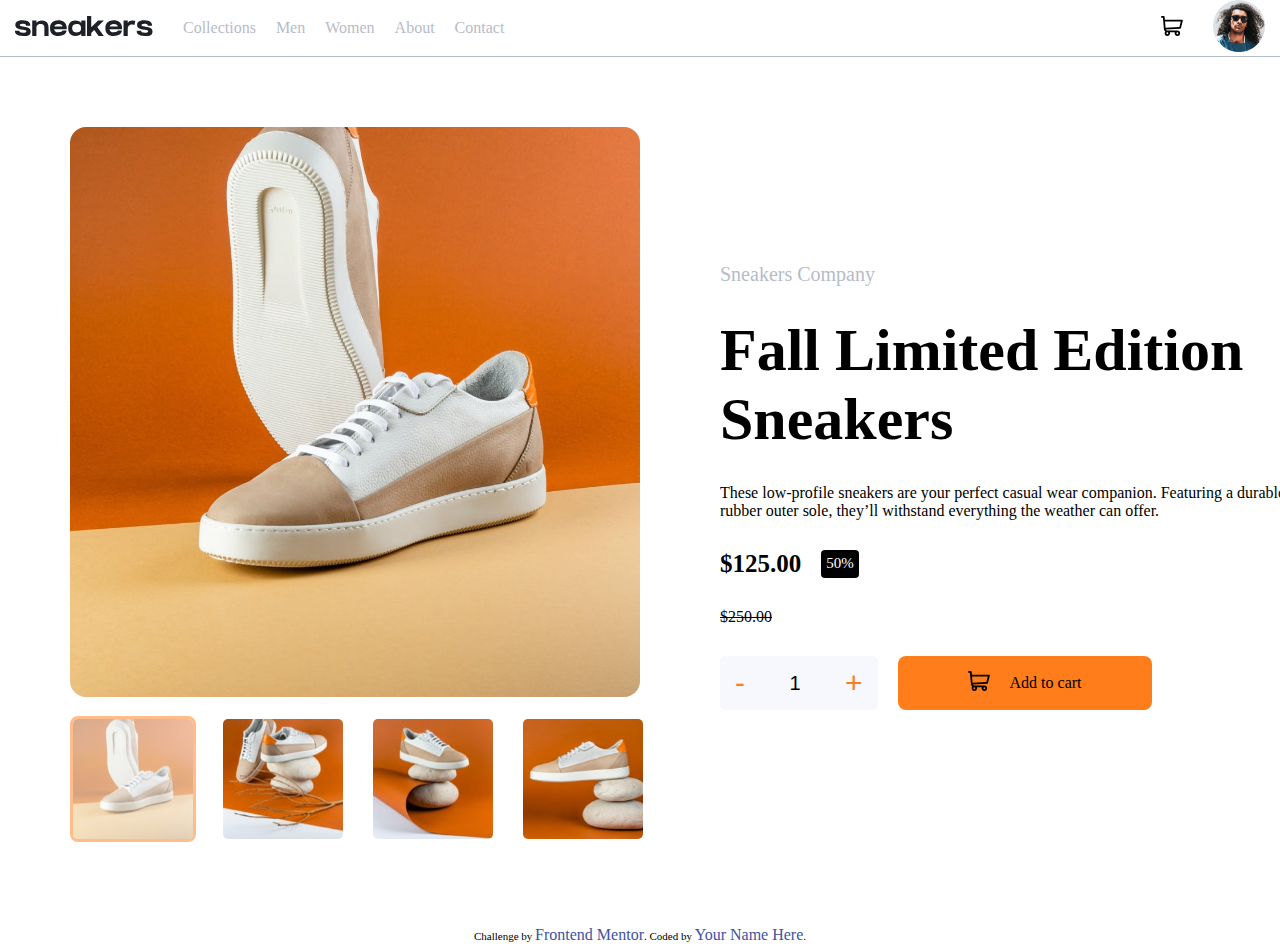
<file: index.html>
<!DOCTYPE html>
<html lang="en">
<head>
  <meta charset="UTF-8">
  <meta name="viewport" content="width=device-width, initial-scale=1.0"> <!-- displays site properly based on user's device -->

  <link rel="icon" type="image/png" sizes="32x32" href="./images/favicon-32x32.png">
  <link rel="stylesheet" href="css/style.css">
  
  
  <title>Frontend Mentor | E-commerce product page</title>

  <!-- Feel free to remove these styles or customise in your own stylesheet 👍 -->
  <style>
    .attribution { font-size: 11px; text-align: center; }
    .attribution a { color: hsl(228, 45%, 44%); }
  </style>
</head>
  <body>
  <header>
    <div class="container1440">
      <div>
        <a href="#"><img src="images/logo.svg" alt="logo"></a>
        <nav>
          <ul>
            <li><a href="#">Collections</a></li>
            <li><a href="#">Men</a></li>
            <li><a href="#">Women</a></li>
            <li><a href="#">About</a></li>
            <li><a href="#">Contact</a></li>
          </ul>
        </nav>
      </div>
      <div class="cart">
        <a class="buyModal" href="#"><img src="images/icon-cart.svg" alt="cart"></a>
        <a href="#"><img src="images/image-avatar.png" alt=""></a>
      </div>
    </div>
  </header>
  <main>
    <section id="sectionArticle">
      <div class="container1140">
        <article id="shoes">
          
          <div id="choiceShoes">
          </div>
        </article>
        <article id="description">
          <p>Sneakers Company</p>
          <h1>Fall Limited Edition Sneakers</h1>
          <p>These low-profile sneakers are your perfect casual wear companion. Featuring a 
            durable rubber outer sole, they’ll withstand everything the weather can offer.</p>
            <div id="price">
              <p>$<span class="price">125.00</span> </p>
              <p class="pourcentage">50%</p>
            </div>
            <p>$250.00</p>
            <div id="buy">
              <div>
                <button id="buttonLeft">-</button><input type="text" name="userQuantity" id="userQuantity" min="1" value="1"><button id="buttonRight">+</button>
              </div>
              <a href="#" class="btnOrange"><span><img src="images/icon-cart.svg" alt=""></span>Add to cart</a>
            </div>
        </article>
      </div>
    </section>
  </main>
  <footer class="attribution">
    Challenge by <a href="https://www.frontendmentor.io?ref=challenge" target="_blank">Frontend Mentor</a>. 
    Coded by <a href="#">Your Name Here</a>.
  </footer>
  <script src="script/cart.js"></script>
  <script src="script/script.js"></script>
</body>
</html>
</file>
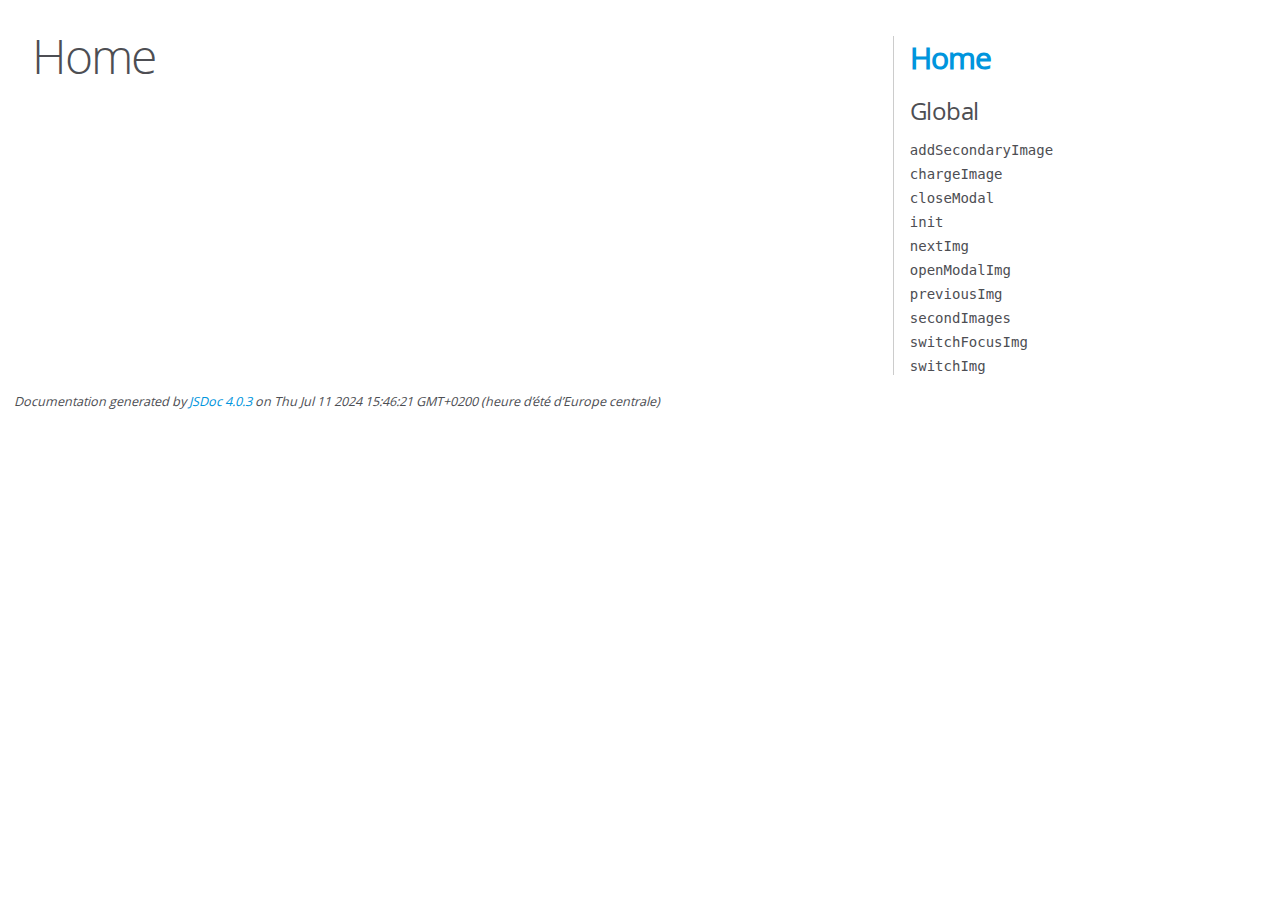
<file: out/index.html>
<!DOCTYPE html>
<html lang="en">
<head>
    <meta charset="utf-8">
    <title>JSDoc: Home</title>

    <script src="scripts/prettify/prettify.js"> </script>
    <script src="scripts/prettify/lang-css.js"> </script>
    <!--[if lt IE 9]>
      <script src="//html5shiv.googlecode.com/svn/trunk/html5.js"></script>
    <![endif]-->
    <link type="text/css" rel="stylesheet" href="styles/prettify-tomorrow.css">
    <link type="text/css" rel="stylesheet" href="styles/jsdoc-default.css">
</head>

<body>

<div id="main">

    <h1 class="page-title">Home</h1>

    



    


    <h3> </h3>










    









</div>

<nav>
    <h2><a href="index.html">Home</a></h2><h3>Global</h3><ul><li><a href="global.html#addSecondaryImage">addSecondaryImage</a></li><li><a href="global.html#chargeImage">chargeImage</a></li><li><a href="global.html#closeModal">closeModal</a></li><li><a href="global.html#init">init</a></li><li><a href="global.html#nextImg">nextImg</a></li><li><a href="global.html#openModalImg">openModalImg</a></li><li><a href="global.html#previousImg">previousImg</a></li><li><a href="global.html#secondImages">secondImages</a></li><li><a href="global.html#switchFocusImg">switchFocusImg</a></li><li><a href="global.html#switchImg">switchImg</a></li></ul>
</nav>

<br class="clear">

<footer>
    Documentation generated by <a href="https://github.com/jsdoc/jsdoc">JSDoc 4.0.3</a> on Thu Jul 11 2024 15:46:21 GMT+0200 (heure d’été d’Europe centrale)
</footer>

<script> prettyPrint(); </script>
<script src="scripts/linenumber.js"> </script>
</body>
</html>
</file>
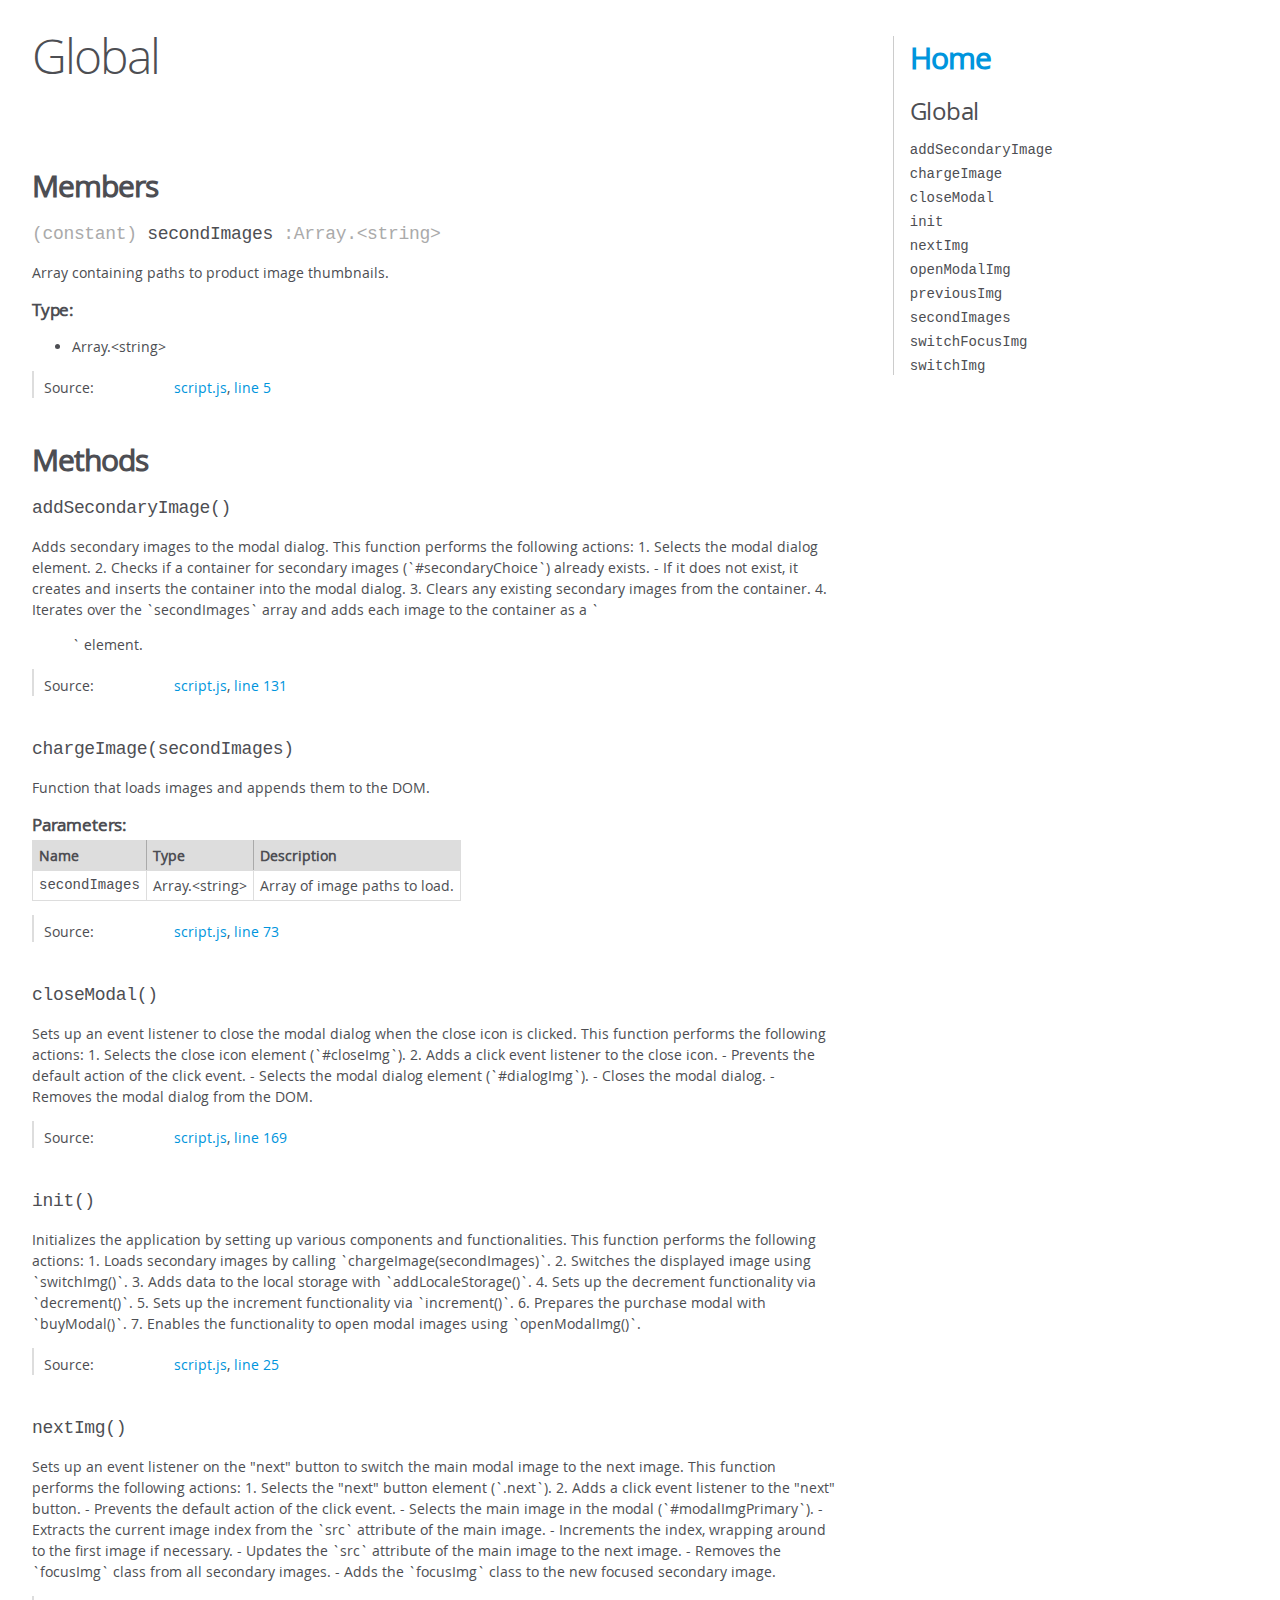
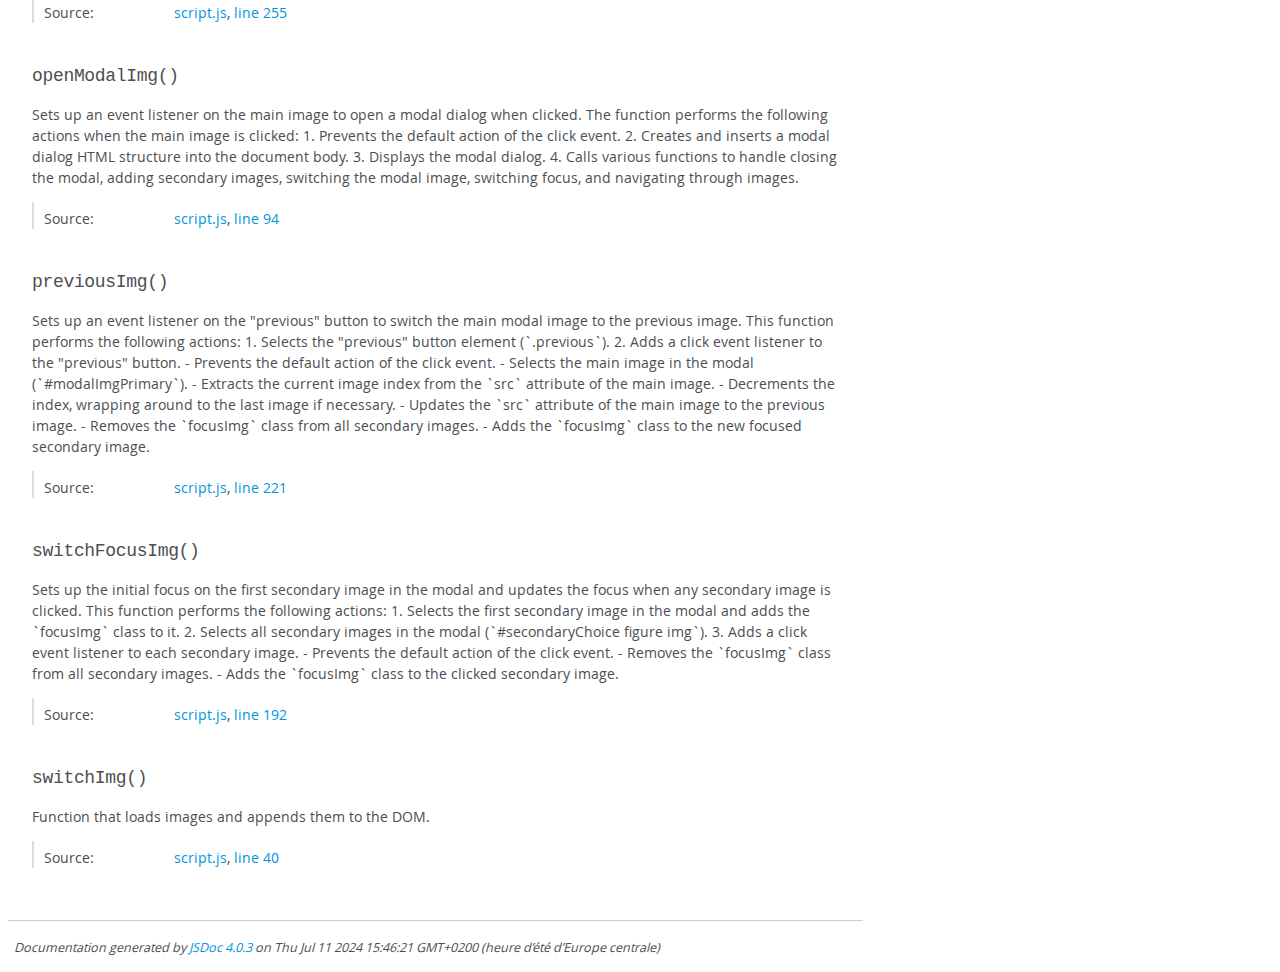
<file: out/global.html>
<!DOCTYPE html>
<html lang="en">
<head>
    <meta charset="utf-8">
    <title>JSDoc: Global</title>

    <script src="scripts/prettify/prettify.js"> </script>
    <script src="scripts/prettify/lang-css.js"> </script>
    <!--[if lt IE 9]>
      <script src="//html5shiv.googlecode.com/svn/trunk/html5.js"></script>
    <![endif]-->
    <link type="text/css" rel="stylesheet" href="styles/prettify-tomorrow.css">
    <link type="text/css" rel="stylesheet" href="styles/jsdoc-default.css">
</head>

<body>

<div id="main">

    <h1 class="page-title">Global</h1>

    




<section>

<header>
    
        <h2></h2>
        
    
</header>

<article>
    <div class="container-overview">
    
        

        


<dl class="details">

    

    

    

    

    

    

    

    

    

    

    

    

    

    

    

    
</dl>


        
    
    </div>

    

    

    

    

    

    

    
        <h3 class="subsection-title">Members</h3>

        
            
<h4 class="name" id="secondImages"><span class="type-signature">(constant) </span>secondImages<span class="type-signature"> :Array.&lt;string></span></h4>




<div class="description">
    Array containing paths to product image thumbnails.
</div>



    <h5>Type:</h5>
    <ul>
        <li>
            
<span class="param-type">Array.&lt;string></span>


        </li>
    </ul>





<dl class="details">

    

    

    

    

    

    

    

    

    

    

    

    

    
    <dt class="tag-source">Source:</dt>
    <dd class="tag-source"><ul class="dummy"><li>
        <a href="script.js.html">script.js</a>, <a href="script.js.html#line5">line 5</a>
    </li></ul></dd>
    

    

    

    
</dl>






        
    

    
        <h3 class="subsection-title">Methods</h3>

        
            

    

    
    <h4 class="name" id="addSecondaryImage"><span class="type-signature"></span>addSecondaryImage<span class="signature">()</span><span class="type-signature"></span></h4>
    

    



<div class="description">
    Adds secondary images to the modal dialog.

This function performs the following actions:
1. Selects the modal dialog element.
2. Checks if a container for secondary images (`#secondaryChoice`) already exists.
   - If it does not exist, it creates and inserts the container into the modal dialog.
3. Clears any existing secondary images from the container.
4. Iterates over the `secondImages` array and adds each image to the container as a `<figure>` element.
</div>













<dl class="details">

    

    

    

    

    

    

    

    

    

    

    

    

    
    <dt class="tag-source">Source:</dt>
    <dd class="tag-source"><ul class="dummy"><li>
        <a href="script.js.html">script.js</a>, <a href="script.js.html#line131">line 131</a>
    </li></ul></dd>
    

    

    

    
</dl>




















        
            

    

    
    <h4 class="name" id="chargeImage"><span class="type-signature"></span>chargeImage<span class="signature">(secondImages)</span><span class="type-signature"></span></h4>
    

    



<div class="description">
    Function that loads images and appends them to the DOM.
</div>









    <h5>Parameters:</h5>
    

<table class="params">
    <thead>
    <tr>
        
        <th>Name</th>
        

        <th>Type</th>

        

        

        <th class="last">Description</th>
    </tr>
    </thead>

    <tbody>
    

        <tr>
            
                <td class="name"><code>secondImages</code></td>
            

            <td class="type">
            
                
<span class="param-type">Array.&lt;string></span>


            
            </td>

            

            

            <td class="description last">Array of image paths to load.</td>
        </tr>

    
    </tbody>
</table>






<dl class="details">

    

    

    

    

    

    

    

    

    

    

    

    

    
    <dt class="tag-source">Source:</dt>
    <dd class="tag-source"><ul class="dummy"><li>
        <a href="script.js.html">script.js</a>, <a href="script.js.html#line73">line 73</a>
    </li></ul></dd>
    

    

    

    
</dl>




















        
            

    

    
    <h4 class="name" id="closeModal"><span class="type-signature"></span>closeModal<span class="signature">()</span><span class="type-signature"></span></h4>
    

    



<div class="description">
    Sets up an event listener to close the modal dialog when the close icon is clicked.

This function performs the following actions:
1. Selects the close icon element (`#closeImg`).
2. Adds a click event listener to the close icon.
   - Prevents the default action of the click event.
   - Selects the modal dialog element (`#dialogImg`).
   - Closes the modal dialog.
   - Removes the modal dialog from the DOM.
</div>













<dl class="details">

    

    

    

    

    

    

    

    

    

    

    

    

    
    <dt class="tag-source">Source:</dt>
    <dd class="tag-source"><ul class="dummy"><li>
        <a href="script.js.html">script.js</a>, <a href="script.js.html#line169">line 169</a>
    </li></ul></dd>
    

    

    

    
</dl>




















        
            

    

    
    <h4 class="name" id="init"><span class="type-signature"></span>init<span class="signature">()</span><span class="type-signature"></span></h4>
    

    



<div class="description">
    Initializes the application by setting up various components and functionalities.

This function performs the following actions:
1. Loads secondary images by calling `chargeImage(secondImages)`.
2. Switches the displayed image using `switchImg()`.
3. Adds data to the local storage with `addLocaleStorage()`.
4. Sets up the decrement functionality via `decrement()`.
5. Sets up the increment functionality via `increment()`.
6. Prepares the purchase modal with `buyModal()`.
7. Enables the functionality to open modal images using `openModalImg()`.
</div>













<dl class="details">

    

    

    

    

    

    

    

    

    

    

    

    

    
    <dt class="tag-source">Source:</dt>
    <dd class="tag-source"><ul class="dummy"><li>
        <a href="script.js.html">script.js</a>, <a href="script.js.html#line25">line 25</a>
    </li></ul></dd>
    

    

    

    
</dl>




















        
            

    

    
    <h4 class="name" id="nextImg"><span class="type-signature"></span>nextImg<span class="signature">()</span><span class="type-signature"></span></h4>
    

    



<div class="description">
    Sets up an event listener on the "next" button to switch the main modal image to the next image.

This function performs the following actions:
1. Selects the "next" button element (`.next`).
2. Adds a click event listener to the "next" button.
   - Prevents the default action of the click event.
   - Selects the main image in the modal (`#modalImgPrimary`).
   - Extracts the current image index from the `src` attribute of the main image.
   - Increments the index, wrapping around to the first image if necessary.
   - Updates the `src` attribute of the main image to the next image.
   - Removes the `focusImg` class from all secondary images.
   - Adds the `focusImg` class to the new focused secondary image.
</div>













<dl class="details">

    

    

    

    

    

    

    

    

    

    

    

    

    
    <dt class="tag-source">Source:</dt>
    <dd class="tag-source"><ul class="dummy"><li>
        <a href="script.js.html">script.js</a>, <a href="script.js.html#line255">line 255</a>
    </li></ul></dd>
    

    

    

    
</dl>




















        
            

    

    
    <h4 class="name" id="openModalImg"><span class="type-signature"></span>openModalImg<span class="signature">()</span><span class="type-signature"></span></h4>
    

    



<div class="description">
    Sets up an event listener on the main image to open a modal dialog when clicked.

The function performs the following actions when the main image is clicked:
1. Prevents the default action of the click event.
2. Creates and inserts a modal dialog HTML structure into the document body.
3. Displays the modal dialog.
4. Calls various functions to handle closing the modal, adding secondary images,
   switching the modal image, switching focus, and navigating through images.
</div>













<dl class="details">

    

    

    

    

    

    

    

    

    

    

    

    

    
    <dt class="tag-source">Source:</dt>
    <dd class="tag-source"><ul class="dummy"><li>
        <a href="script.js.html">script.js</a>, <a href="script.js.html#line94">line 94</a>
    </li></ul></dd>
    

    

    

    
</dl>




















        
            

    

    
    <h4 class="name" id="previousImg"><span class="type-signature"></span>previousImg<span class="signature">()</span><span class="type-signature"></span></h4>
    

    



<div class="description">
    Sets up an event listener on the "previous" button to switch the main modal image to the previous image.

This function performs the following actions:
1. Selects the "previous" button element (`.previous`).
2. Adds a click event listener to the "previous" button.
   - Prevents the default action of the click event.
   - Selects the main image in the modal (`#modalImgPrimary`).
   - Extracts the current image index from the `src` attribute of the main image.
   - Decrements the index, wrapping around to the last image if necessary.
   - Updates the `src` attribute of the main image to the previous image.
   - Removes the `focusImg` class from all secondary images.
   - Adds the `focusImg` class to the new focused secondary image.
</div>













<dl class="details">

    

    

    

    

    

    

    

    

    

    

    

    

    
    <dt class="tag-source">Source:</dt>
    <dd class="tag-source"><ul class="dummy"><li>
        <a href="script.js.html">script.js</a>, <a href="script.js.html#line221">line 221</a>
    </li></ul></dd>
    

    

    

    
</dl>




















        
            

    

    
    <h4 class="name" id="switchFocusImg"><span class="type-signature"></span>switchFocusImg<span class="signature">()</span><span class="type-signature"></span></h4>
    

    



<div class="description">
    Sets up the initial focus on the first secondary image in the modal and updates the focus
when any secondary image is clicked.

This function performs the following actions:
1. Selects the first secondary image in the modal and adds the `focusImg` class to it.
2. Selects all secondary images in the modal (`#secondaryChoice figure img`).
3. Adds a click event listener to each secondary image.
   - Prevents the default action of the click event.
   - Removes the `focusImg` class from all secondary images.
   - Adds the `focusImg` class to the clicked secondary image.
</div>













<dl class="details">

    

    

    

    

    

    

    

    

    

    

    

    

    
    <dt class="tag-source">Source:</dt>
    <dd class="tag-source"><ul class="dummy"><li>
        <a href="script.js.html">script.js</a>, <a href="script.js.html#line192">line 192</a>
    </li></ul></dd>
    

    

    

    
</dl>




















        
            

    

    
    <h4 class="name" id="switchImg"><span class="type-signature"></span>switchImg<span class="signature">()</span><span class="type-signature"></span></h4>
    

    



<div class="description">
    Function that loads images and appends them to the DOM.
</div>













<dl class="details">

    

    

    

    

    

    

    

    

    

    

    

    

    
    <dt class="tag-source">Source:</dt>
    <dd class="tag-source"><ul class="dummy"><li>
        <a href="script.js.html">script.js</a>, <a href="script.js.html#line40">line 40</a>
    </li></ul></dd>
    

    

    

    
</dl>




















        
    

    

    
</article>

</section>




</div>

<nav>
    <h2><a href="index.html">Home</a></h2><h3>Global</h3><ul><li><a href="global.html#addSecondaryImage">addSecondaryImage</a></li><li><a href="global.html#chargeImage">chargeImage</a></li><li><a href="global.html#closeModal">closeModal</a></li><li><a href="global.html#init">init</a></li><li><a href="global.html#nextImg">nextImg</a></li><li><a href="global.html#openModalImg">openModalImg</a></li><li><a href="global.html#previousImg">previousImg</a></li><li><a href="global.html#secondImages">secondImages</a></li><li><a href="global.html#switchFocusImg">switchFocusImg</a></li><li><a href="global.html#switchImg">switchImg</a></li></ul>
</nav>

<br class="clear">

<footer>
    Documentation generated by <a href="https://github.com/jsdoc/jsdoc">JSDoc 4.0.3</a> on Thu Jul 11 2024 15:46:21 GMT+0200 (heure d’été d’Europe centrale)
</footer>

<script> prettyPrint(); </script>
<script src="scripts/linenumber.js"> </script>
</body>
</html>
</file>
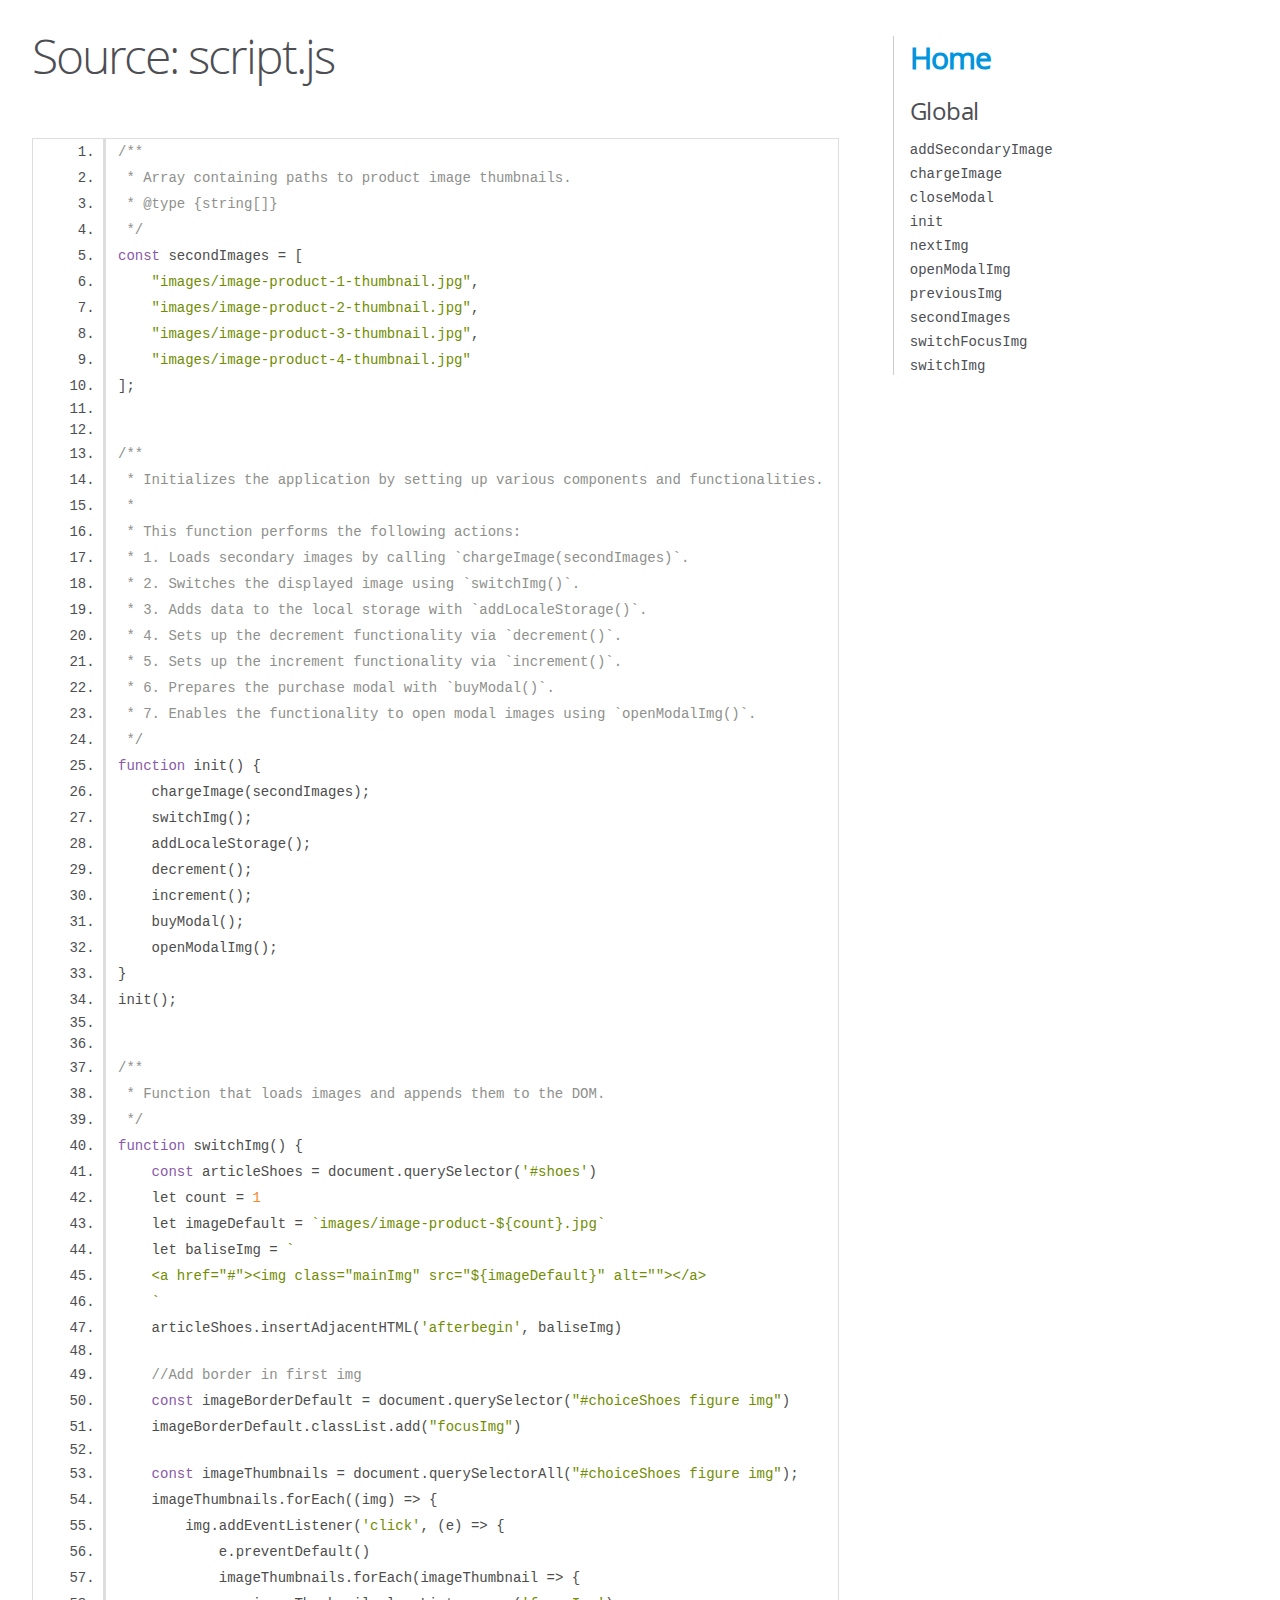
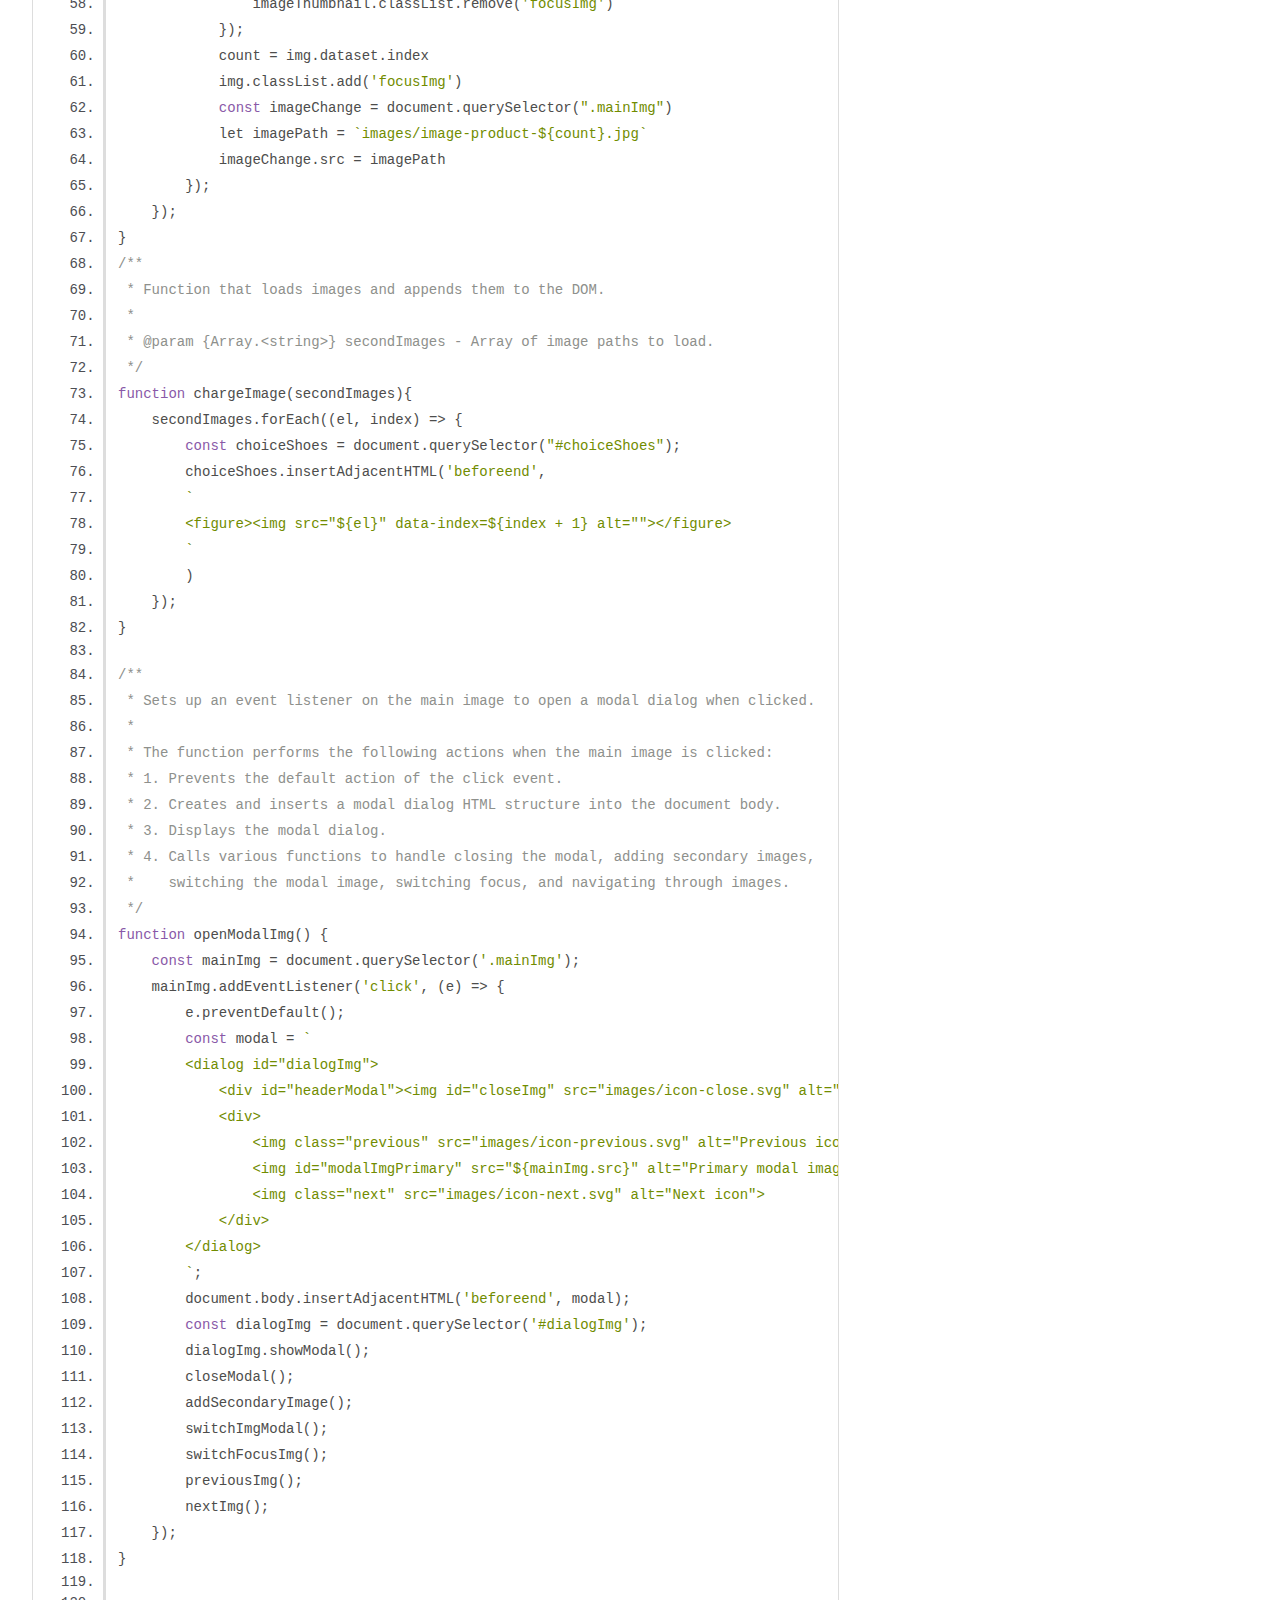
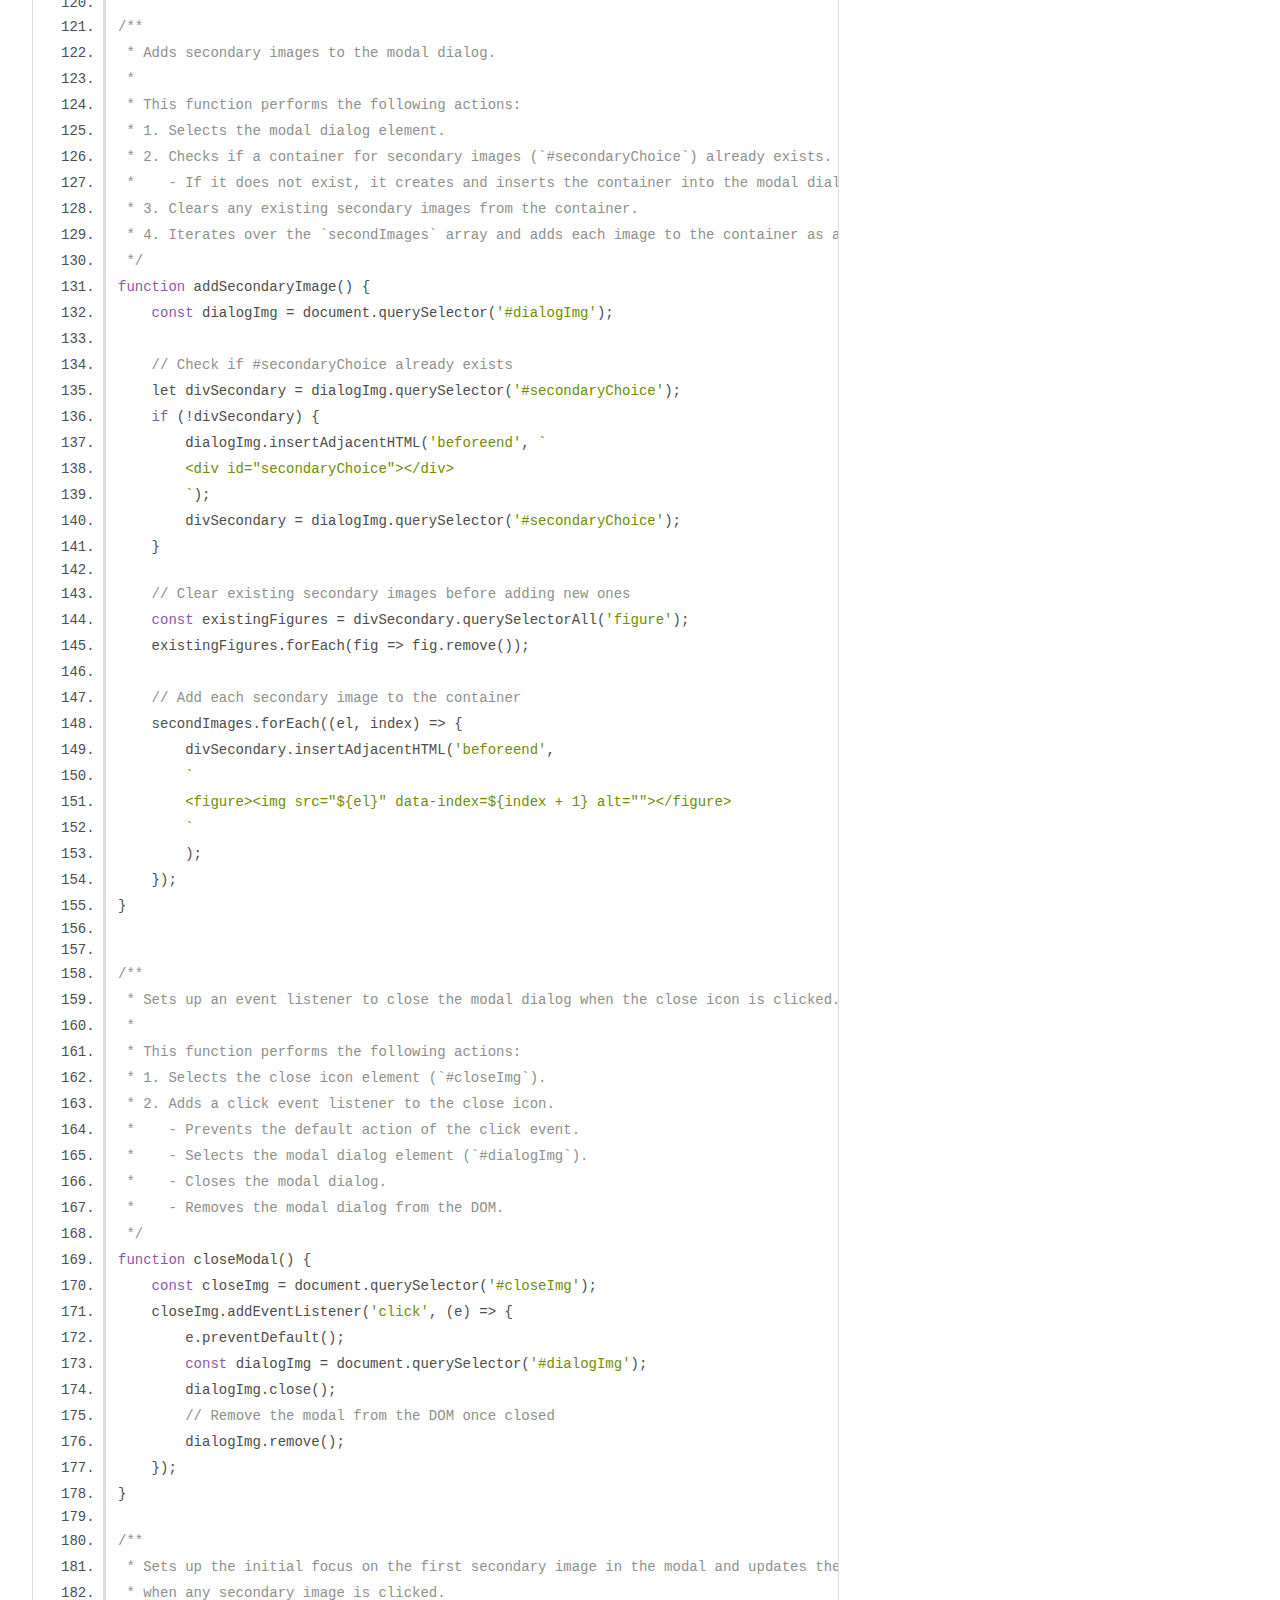
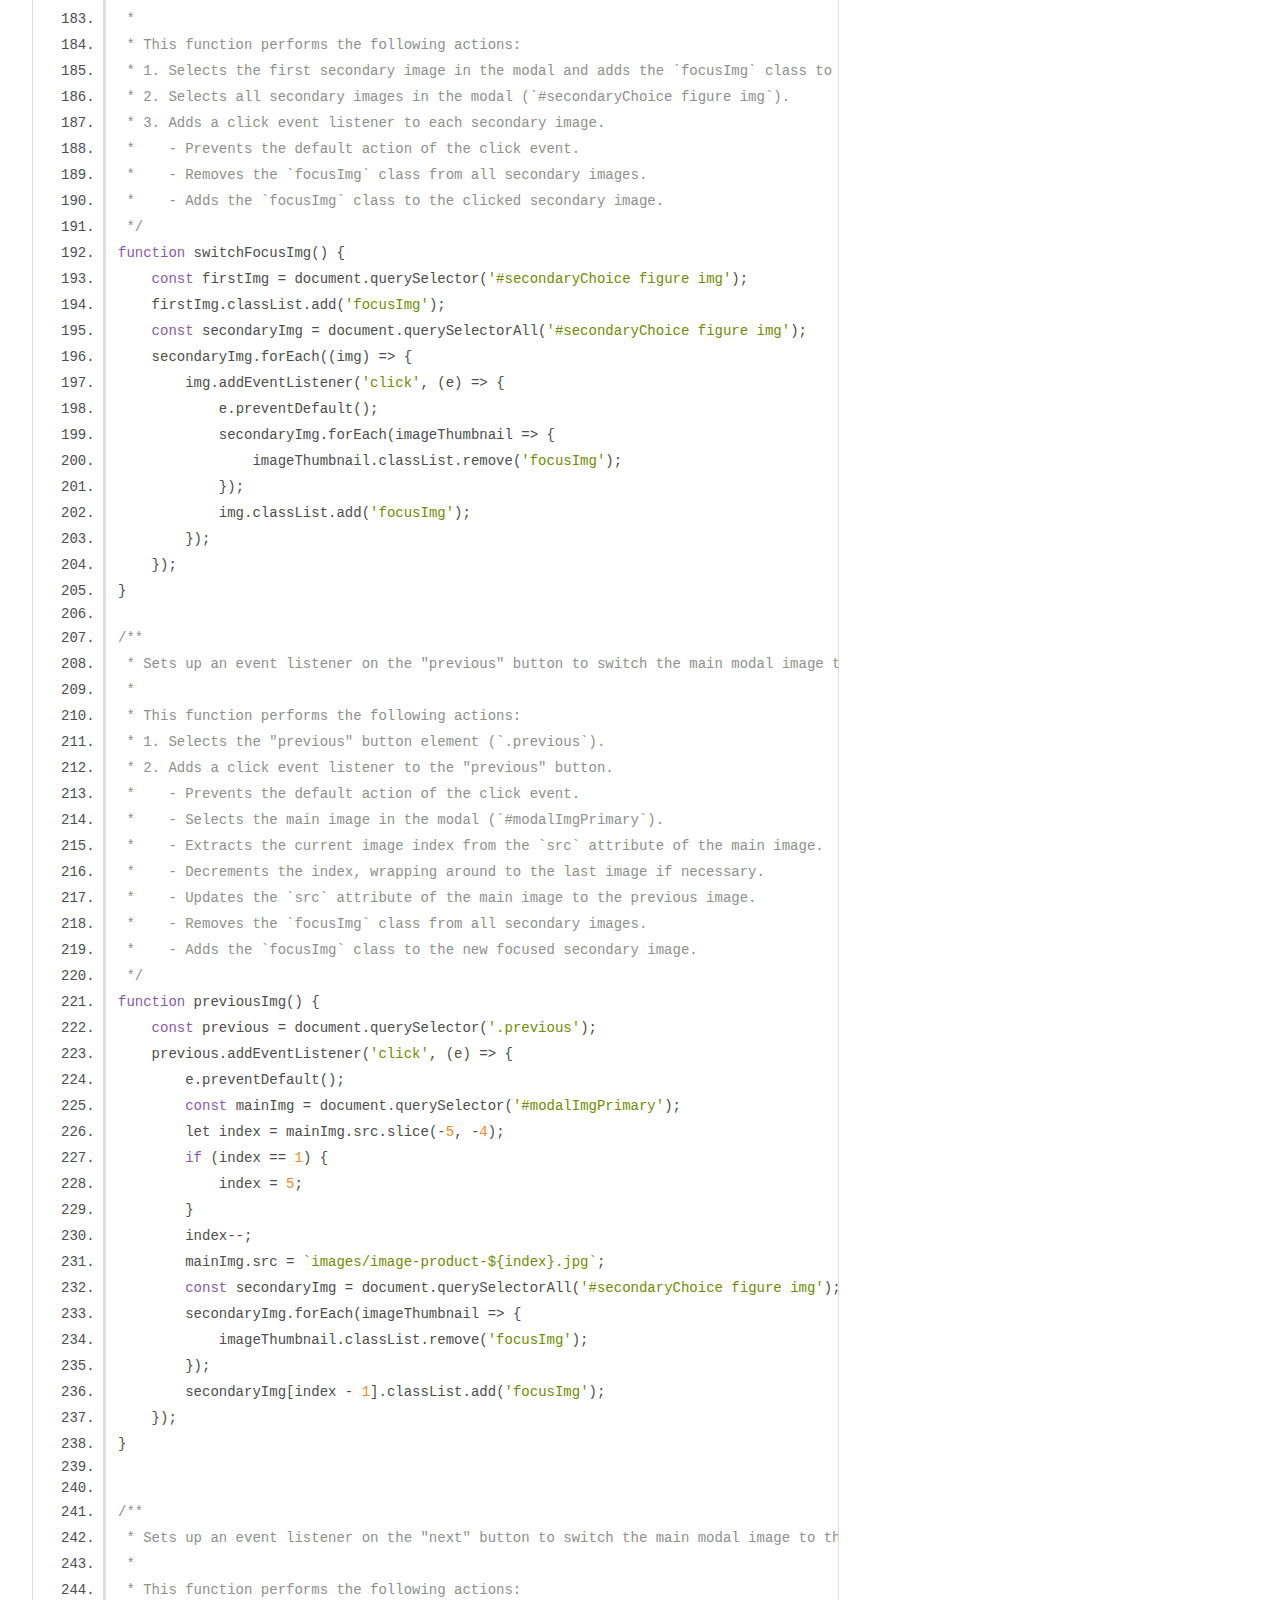
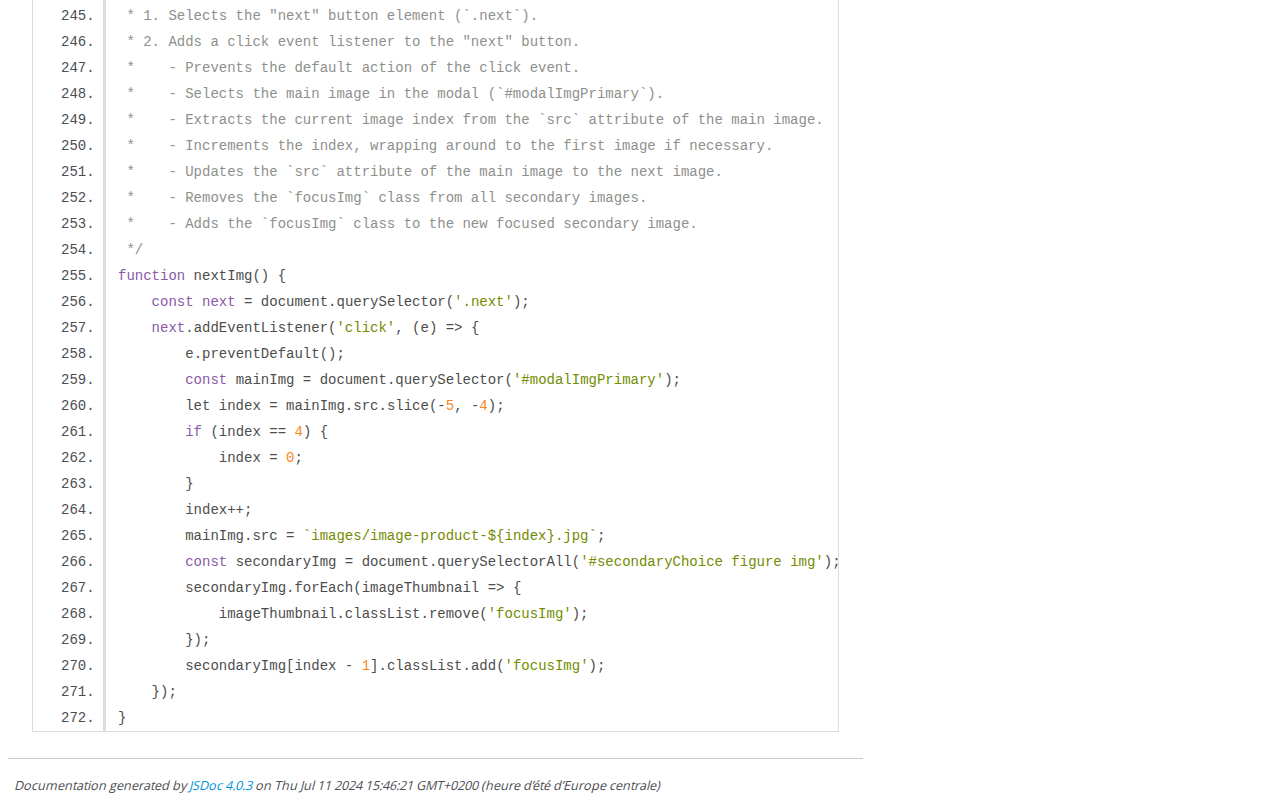
<file: out/script.js.html>
<!DOCTYPE html>
<html lang="en">
<head>
    <meta charset="utf-8">
    <title>JSDoc: Source: script.js</title>

    <script src="scripts/prettify/prettify.js"> </script>
    <script src="scripts/prettify/lang-css.js"> </script>
    <!--[if lt IE 9]>
      <script src="//html5shiv.googlecode.com/svn/trunk/html5.js"></script>
    <![endif]-->
    <link type="text/css" rel="stylesheet" href="styles/prettify-tomorrow.css">
    <link type="text/css" rel="stylesheet" href="styles/jsdoc-default.css">
</head>

<body>

<div id="main">

    <h1 class="page-title">Source: script.js</h1>

    



    
    <section>
        <article>
            <pre class="prettyprint source linenums"><code>/**
 * Array containing paths to product image thumbnails.
 * @type {string[]}
 */
const secondImages = [
    "images/image-product-1-thumbnail.jpg",
    "images/image-product-2-thumbnail.jpg",
    "images/image-product-3-thumbnail.jpg",
    "images/image-product-4-thumbnail.jpg"
];


/**
 * Initializes the application by setting up various components and functionalities.
 * 
 * This function performs the following actions:
 * 1. Loads secondary images by calling `chargeImage(secondImages)`.
 * 2. Switches the displayed image using `switchImg()`.
 * 3. Adds data to the local storage with `addLocaleStorage()`.
 * 4. Sets up the decrement functionality via `decrement()`.
 * 5. Sets up the increment functionality via `increment()`.
 * 6. Prepares the purchase modal with `buyModal()`.
 * 7. Enables the functionality to open modal images using `openModalImg()`.
 */
function init() {
    chargeImage(secondImages);
    switchImg();
    addLocaleStorage();
    decrement();
    increment();
    buyModal();
    openModalImg();
}
init();


/**
 * Function that loads images and appends them to the DOM.
 */
function switchImg() {
    const articleShoes = document.querySelector('#shoes')
    let count = 1
    let imageDefault = `images/image-product-${count}.jpg`
    let baliseImg = `
    &lt;a href="#">&lt;img class="mainImg" src="${imageDefault}" alt="">&lt;/a>
    `
    articleShoes.insertAdjacentHTML('afterbegin', baliseImg)

    //Add border in first img
    const imageBorderDefault = document.querySelector("#choiceShoes figure img")
    imageBorderDefault.classList.add("focusImg")

    const imageThumbnails = document.querySelectorAll("#choiceShoes figure img");
    imageThumbnails.forEach((img) => {
        img.addEventListener('click', (e) => {
            e.preventDefault()
            imageThumbnails.forEach(imageThumbnail => {
                imageThumbnail.classList.remove('focusImg')
            });
            count = img.dataset.index
            img.classList.add('focusImg')
            const imageChange = document.querySelector(".mainImg")
            let imagePath = `images/image-product-${count}.jpg`
            imageChange.src = imagePath
        });
    });
}
/**
 * Function that loads images and appends them to the DOM.
 * 
 * @param {Array.&lt;string>} secondImages - Array of image paths to load.
 */
function chargeImage(secondImages){
    secondImages.forEach((el, index) => {
        const choiceShoes = document.querySelector("#choiceShoes");
        choiceShoes.insertAdjacentHTML('beforeend', 
        `
        &lt;figure>&lt;img src="${el}" data-index=${index + 1} alt="">&lt;/figure>
        `
        )
    });
}

/**
 * Sets up an event listener on the main image to open a modal dialog when clicked.
 *
 * The function performs the following actions when the main image is clicked:
 * 1. Prevents the default action of the click event.
 * 2. Creates and inserts a modal dialog HTML structure into the document body.
 * 3. Displays the modal dialog.
 * 4. Calls various functions to handle closing the modal, adding secondary images,
 *    switching the modal image, switching focus, and navigating through images.
 */
function openModalImg() {
    const mainImg = document.querySelector('.mainImg');
    mainImg.addEventListener('click', (e) => {
        e.preventDefault();
        const modal = `
        &lt;dialog id="dialogImg">
            &lt;div id="headerModal">&lt;img id="closeImg" src="images/icon-close.svg" alt="Close icon">&lt;/div>
            &lt;div>
                &lt;img class="previous" src="images/icon-previous.svg" alt="Previous icon">
                &lt;img id="modalImgPrimary" src="${mainImg.src}" alt="Primary modal image">
                &lt;img class="next" src="images/icon-next.svg" alt="Next icon">
            &lt;/div>
        &lt;/dialog>
        `;
        document.body.insertAdjacentHTML('beforeend', modal);
        const dialogImg = document.querySelector('#dialogImg');
        dialogImg.showModal();
        closeModal();
        addSecondaryImage();
        switchImgModal();
        switchFocusImg(); 
        previousImg();
        nextImg();
    });
}


/**
 * Adds secondary images to the modal dialog.
 *
 * This function performs the following actions:
 * 1. Selects the modal dialog element.
 * 2. Checks if a container for secondary images (`#secondaryChoice`) already exists.
 *    - If it does not exist, it creates and inserts the container into the modal dialog.
 * 3. Clears any existing secondary images from the container.
 * 4. Iterates over the `secondImages` array and adds each image to the container as a `&lt;figure>` element.
 */
function addSecondaryImage() {
    const dialogImg = document.querySelector('#dialogImg');
    
    // Check if #secondaryChoice already exists
    let divSecondary = dialogImg.querySelector('#secondaryChoice');
    if (!divSecondary) {
        dialogImg.insertAdjacentHTML('beforeend', `
        &lt;div id="secondaryChoice">&lt;/div>
        `);
        divSecondary = dialogImg.querySelector('#secondaryChoice');
    }

    // Clear existing secondary images before adding new ones
    const existingFigures = divSecondary.querySelectorAll('figure');
    existingFigures.forEach(fig => fig.remove());
    
    // Add each secondary image to the container
    secondImages.forEach((el, index) => {
        divSecondary.insertAdjacentHTML('beforeend', 
        `
        &lt;figure>&lt;img src="${el}" data-index=${index + 1} alt="">&lt;/figure>
        `
        );
    });
}


/**
 * Sets up an event listener to close the modal dialog when the close icon is clicked.
 *
 * This function performs the following actions:
 * 1. Selects the close icon element (`#closeImg`).
 * 2. Adds a click event listener to the close icon.
 *    - Prevents the default action of the click event.
 *    - Selects the modal dialog element (`#dialogImg`).
 *    - Closes the modal dialog.
 *    - Removes the modal dialog from the DOM.
 */
function closeModal() {
    const closeImg = document.querySelector('#closeImg');
    closeImg.addEventListener('click', (e) => {
        e.preventDefault();
        const dialogImg = document.querySelector('#dialogImg');
        dialogImg.close();
        // Remove the modal from the DOM once closed
        dialogImg.remove();
    });
}

/**
 * Sets up the initial focus on the first secondary image in the modal and updates the focus
 * when any secondary image is clicked.
 *
 * This function performs the following actions:
 * 1. Selects the first secondary image in the modal and adds the `focusImg` class to it.
 * 2. Selects all secondary images in the modal (`#secondaryChoice figure img`).
 * 3. Adds a click event listener to each secondary image.
 *    - Prevents the default action of the click event.
 *    - Removes the `focusImg` class from all secondary images.
 *    - Adds the `focusImg` class to the clicked secondary image.
 */
function switchFocusImg() {
    const firstImg = document.querySelector('#secondaryChoice figure img');
    firstImg.classList.add('focusImg');
    const secondaryImg = document.querySelectorAll('#secondaryChoice figure img');
    secondaryImg.forEach((img) => {
        img.addEventListener('click', (e) => {
            e.preventDefault();
            secondaryImg.forEach(imageThumbnail => {
                imageThumbnail.classList.remove('focusImg');
            });
            img.classList.add('focusImg');
        });
    });
}

/**
 * Sets up an event listener on the "previous" button to switch the main modal image to the previous image.
 *
 * This function performs the following actions:
 * 1. Selects the "previous" button element (`.previous`).
 * 2. Adds a click event listener to the "previous" button.
 *    - Prevents the default action of the click event.
 *    - Selects the main image in the modal (`#modalImgPrimary`).
 *    - Extracts the current image index from the `src` attribute of the main image.
 *    - Decrements the index, wrapping around to the last image if necessary.
 *    - Updates the `src` attribute of the main image to the previous image.
 *    - Removes the `focusImg` class from all secondary images.
 *    - Adds the `focusImg` class to the new focused secondary image.
 */
function previousImg() {
    const previous = document.querySelector('.previous');
    previous.addEventListener('click', (e) => {
        e.preventDefault();
        const mainImg = document.querySelector('#modalImgPrimary');
        let index = mainImg.src.slice(-5, -4);
        if (index == 1) {
            index = 5;
        }
        index--;
        mainImg.src = `images/image-product-${index}.jpg`;
        const secondaryImg = document.querySelectorAll('#secondaryChoice figure img');
        secondaryImg.forEach(imageThumbnail => {
            imageThumbnail.classList.remove('focusImg');
        });
        secondaryImg[index - 1].classList.add('focusImg');
    });
}


/**
 * Sets up an event listener on the "next" button to switch the main modal image to the next image.
 *
 * This function performs the following actions:
 * 1. Selects the "next" button element (`.next`).
 * 2. Adds a click event listener to the "next" button.
 *    - Prevents the default action of the click event.
 *    - Selects the main image in the modal (`#modalImgPrimary`).
 *    - Extracts the current image index from the `src` attribute of the main image.
 *    - Increments the index, wrapping around to the first image if necessary.
 *    - Updates the `src` attribute of the main image to the next image.
 *    - Removes the `focusImg` class from all secondary images.
 *    - Adds the `focusImg` class to the new focused secondary image.
 */
function nextImg() {
    const next = document.querySelector('.next');
    next.addEventListener('click', (e) => {
        e.preventDefault();
        const mainImg = document.querySelector('#modalImgPrimary');
        let index = mainImg.src.slice(-5, -4);
        if (index == 4) {
            index = 0;
        }
        index++;
        mainImg.src = `images/image-product-${index}.jpg`;
        const secondaryImg = document.querySelectorAll('#secondaryChoice figure img');
        secondaryImg.forEach(imageThumbnail => {
            imageThumbnail.classList.remove('focusImg');
        });
        secondaryImg[index - 1].classList.add('focusImg');
    });
}
</code></pre>
        </article>
    </section>




</div>

<nav>
    <h2><a href="index.html">Home</a></h2><h3>Global</h3><ul><li><a href="global.html#addSecondaryImage">addSecondaryImage</a></li><li><a href="global.html#chargeImage">chargeImage</a></li><li><a href="global.html#closeModal">closeModal</a></li><li><a href="global.html#init">init</a></li><li><a href="global.html#nextImg">nextImg</a></li><li><a href="global.html#openModalImg">openModalImg</a></li><li><a href="global.html#previousImg">previousImg</a></li><li><a href="global.html#secondImages">secondImages</a></li><li><a href="global.html#switchFocusImg">switchFocusImg</a></li><li><a href="global.html#switchImg">switchImg</a></li></ul>
</nav>

<br class="clear">

<footer>
    Documentation generated by <a href="https://github.com/jsdoc/jsdoc">JSDoc 4.0.3</a> on Thu Jul 11 2024 15:46:21 GMT+0200 (heure d’été d’Europe centrale)
</footer>

<script> prettyPrint(); </script>
<script src="scripts/linenumber.js"> </script>
</body>
</html>
</file>
<file: css/style.css>
*{
    margin: 0;
}

a{
    text-decoration: none;
    color: black;
    font-size: 16px;
}

h1{
    font-size: 60px;
}

ul{
    padding: 0;
    list-style: none;
}

.container1440{
    max-width: 1440px;
    margin: auto;
    padding: 0 15px;
}

.container1140{
    max-width: 1140px;
    margin: auto;
    padding: 0 15px;
}

header {
    margin-bottom: 70px;
}

header > div{
    display: flex;
    justify-content: space-between;
    border-bottom: 1px solid hsl(220, 14%, 75%);
}

header > div > div{
    display: flex;
    align-items: center;
    gap: 30px;
}

header > div > div.cart > a:nth-child(2) > img{
    width: 100%;
    height: 50px;
    border: 2px solid transparent;
    border-radius: 50%;
    transition: all ease 0.2s;
}

header > div > div.cart > a:nth-child(2) > img:hover{
    border: 2px solid hsl(26, 100%, 55%);
    transition: all ease 0.2s;
}

header nav{
    display: flex;
    align-items: center;
}

.cart img:nth-child(2){
    width: 100%;
    height: 50px;
}

body > header > div > div.cart > a:nth-child(3) > img{
    height: 52px;
}

ul{
    display: flex;
    gap: 20px;
}

header nav ul a {
    color: hsl(220, 14%, 75%);
}

header nav ul a:hover{
    border-bottom: 2px solid hsl(26, 100%, 55%);
    padding-bottom: 18px;
    transition: 0.2s ease padding-bottom;
    color: hsl(219, 9%, 45%);
}

#sectionArticle{
    margin-bottom: 80px;
}

#sectionArticle > div{
    display: grid;
    grid-template-columns: 50% 50%;
    gap: 80px;
}

.mainImg{
    width: 100%;
    max-height: 700px;
    border-radius: 16px;
    margin-bottom: 15px;
    object-fit: cover;
}

#choiceShoes{
    display: flex;
    gap: 30px;
}

#choiceShoes img {
    border-radius: 8px;
    width: 100%;
    border: 3px solid transparent;
}

#choiceShoes .focusImg {
    opacity: 50%;
    border: 3px solid hsl(26, 100%, 55%);
}
#secondaryChoice .focusImg{
    border: 3px solid hsl(26, 100%, 55%);
}

#description{
    display: flex;
    flex-direction: column;
    justify-content: center;
    gap: 30px;
}

#description > p:nth-child(1) {
    font-size: 20px;
    color: hsl(220, 14%, 75%);
}

#price {
    display: flex;
    gap: 20px;
}

#price p:nth-child(1){
    color: black;
    font-size: 25px;
    font-weight: 900;
}

.pourcentage{
    background-color: black;
    color: white;
    padding: 5px;
    border-radius: 4px;
    font-size: 15px;
}

#description > p:nth-child(5){
    text-decoration: line-through;
}

#buy{
    display: flex;
    gap: 20px;
}

#buy > div {
    display: flex;
    text-align: center;
}

#buy > div input{
    background-color: hsl(223, 64%, 98%);
    border: none;
    outline: none;
    padding: 15px 10px;
    width: 50px;
    text-align: center;
    font-size: 20px;
}

#buttonLeft, #buttonRight{
    background-color: hsl(223, 64%, 98%);
    border: none;
    color: hsl(26, 100%, 55%);
    font-size: 30px;
    padding: 10px 15px;
}

#buttonLeft {
    border-radius: 5px 0 0 5px;
}

#buttonRight {
    border-radius: 0 5px 5px 0;
}

.btnOrange{
    border-radius: 8px;
    background-color: hsl(26, 100%, 55%);
    color: black;
    padding: 10px 70px;
    display: flex;
    align-items: center;
    gap: 20px;
}

#dialogBuy{
    margin: 55px 55px auto auto;
    border: none;
    padding: 0;
    min-height: 200px;
}

#dialogBuy h2{
    padding: 15px 30px;
    font-size: 15px;

}

.headerModal hr{
    width: 100%;
    border: none;
    background-color: hsl(220, 14%, 75%);
    height: 1px;
}

#dialogBuy > div.mainModal > div > img{
    height: 50px;
    border-radius: 5px;
}

.elementCart{
    display: flex;
    gap: 20px;
    align-items: center;
    padding: 20px;
}

.elementCart h3, .elementCart p{
    color: hsl(219, 9%, 45%);
}

.elementCart h3{
    margin-bottom: 15px;
}

#dialogBuy > div.mainModal > div > div > p > span{
    color: black;
    font-weight: 900;
}

#emptyTitle{
    padding: 100px;
    font-size: 16px;
}

.btnModalOrange{
    padding: 15px 120px;
    background-color: hsl(26, 100%, 55%);
    margin: auto;
    border-radius: 10px;
}

.mainModal{
    display: flex;
    flex-direction: column;
}

#dialogImg{
    margin: auto;
    border: none;
    background-color: transparent;
    padding: 30px;
}

#dialogImg #headerModal{
    display: flex;
    justify-content: end;
    margin-bottom: 30px;
}

#dialogImg #modalImgPrimary{
    max-height: 500px;
    border-radius: 10px;
}

.previous, .next{
    background-color: hsl(223, 64%, 98%);
    border: none;
    padding: 10px 13px;
    font-size: 30px;
    border-radius: 50%;
    position: absolute;
    top: 50%;
    cursor: pointer;
}

.previous{
    left: -30px;
}

.next{
    right: -30px;
}

#dialogImg > div:nth-child(2){
    position: relative;
}

#secondaryChoice{
    justify-content: space-between;
}

#secondaryChoice figure img{
    width: 100%;
    border-radius: 8px;
    height: 100px;
    border: 3px solid transparent;
}
#dialogImg #secondaryChoice{
    display: flex;
    justify-content: space-between;
}

dialog:-internal-dialog-in-top-layer::backdrop{
    background-color: rgba(0, 0, 0, 0.5);
}
</file>
<file: out/styles/prettify-tomorrow.css>
/* Tomorrow Theme */
/* Original theme - https://github.com/chriskempson/tomorrow-theme */
/* Pretty printing styles. Used with prettify.js. */
/* SPAN elements with the classes below are added by prettyprint. */
/* plain text */
.pln {
  color: #4d4d4c; }

@media screen {
  /* string content */
  .str {
    color: #718c00; }

  /* a keyword */
  .kwd {
    color: #8959a8; }

  /* a comment */
  .com {
    color: #8e908c; }

  /* a type name */
  .typ {
    color: #4271ae; }

  /* a literal value */
  .lit {
    color: #f5871f; }

  /* punctuation */
  .pun {
    color: #4d4d4c; }

  /* lisp open bracket */
  .opn {
    color: #4d4d4c; }

  /* lisp close bracket */
  .clo {
    color: #4d4d4c; }

  /* a markup tag name */
  .tag {
    color: #c82829; }

  /* a markup attribute name */
  .atn {
    color: #f5871f; }

  /* a markup attribute value */
  .atv {
    color: #3e999f; }

  /* a declaration */
  .dec {
    color: #f5871f; }

  /* a variable name */
  .var {
    color: #c82829; }

  /* a function name */
  .fun {
    color: #4271ae; } }
/* Use higher contrast and text-weight for printable form. */
@media print, projection {
  .str {
    color: #060; }

  .kwd {
    color: #006;
    font-weight: bold; }

  .com {
    color: #600;
    font-style: italic; }

  .typ {
    color: #404;
    font-weight: bold; }

  .lit {
    color: #044; }

  .pun, .opn, .clo {
    color: #440; }

  .tag {
    color: #006;
    font-weight: bold; }

  .atn {
    color: #404; }

  .atv {
    color: #060; } }
/* Style */
/*
pre.prettyprint {
  background: white;
  font-family: Consolas, Monaco, 'Andale Mono', monospace;
  font-size: 12px;
  line-height: 1.5;
  border: 1px solid #ccc;
  padding: 10px; }
*/

/* Specify class=linenums on a pre to get line numbering */
ol.linenums {
  margin-top: 0;
  margin-bottom: 0; }

/* IE indents via margin-left */
li.L0,
li.L1,
li.L2,
li.L3,
li.L4,
li.L5,
li.L6,
li.L7,
li.L8,
li.L9 {
  /* */ }

/* Alternate shading for lines */
li.L1,
li.L3,
li.L5,
li.L7,
li.L9 {
  /* */ }
</file>
<file: out/styles/jsdoc-default.css>
@font-face {
    font-family: 'Open Sans';
    font-weight: normal;
    font-style: normal;
    src: url('../fonts/OpenSans-Regular-webfont.eot');
    src:
        local('Open Sans'),
        local('OpenSans'),
        url('../fonts/OpenSans-Regular-webfont.eot?#iefix') format('embedded-opentype'),
        url('../fonts/OpenSans-Regular-webfont.woff') format('woff'),
        url('../fonts/OpenSans-Regular-webfont.svg#open_sansregular') format('svg');
}

@font-face {
    font-family: 'Open Sans Light';
    font-weight: normal;
    font-style: normal;
    src: url('../fonts/OpenSans-Light-webfont.eot');
    src:
        local('Open Sans Light'),
        local('OpenSans Light'),
        url('../fonts/OpenSans-Light-webfont.eot?#iefix') format('embedded-opentype'),
        url('../fonts/OpenSans-Light-webfont.woff') format('woff'),
        url('../fonts/OpenSans-Light-webfont.svg#open_sanslight') format('svg');
}

html
{
    overflow: auto;
    background-color: #fff;
    font-size: 14px;
}

body
{
    font-family: 'Open Sans', sans-serif;
    line-height: 1.5;
    color: #4d4e53;
    background-color: white;
}

a, a:visited, a:active {
    color: #0095dd;
    text-decoration: none;
}

a:hover {
    text-decoration: underline;
}

header
{
    display: block;
    padding: 0px 4px;
}

tt, code, kbd, samp {
    font-family: Consolas, Monaco, 'Andale Mono', monospace;
}

.class-description {
    font-size: 130%;
    line-height: 140%;
    margin-bottom: 1em;
    margin-top: 1em;
}

.class-description:empty {
    margin: 0;
}

#main {
    float: left;
    width: 70%;
}

article dl {
    margin-bottom: 40px;
}

article img {
  max-width: 100%;
}

section
{
    display: block;
    background-color: #fff;
    padding: 12px 24px;
    border-bottom: 1px solid #ccc;
    margin-right: 30px;
}

.variation {
    display: none;
}

.signature-attributes {
    font-size: 60%;
    color: #aaa;
    font-style: italic;
    font-weight: lighter;
}

nav
{
    display: block;
    float: right;
    margin-top: 28px;
    width: 30%;
    box-sizing: border-box;
    border-left: 1px solid #ccc;
    padding-left: 16px;
}

nav ul {
    font-family: 'Lucida Grande', 'Lucida Sans Unicode', arial, sans-serif;
    font-size: 100%;
    line-height: 17px;
    padding: 0;
    margin: 0;
    list-style-type: none;
}

nav ul a, nav ul a:visited, nav ul a:active {
    font-family: Consolas, Monaco, 'Andale Mono', monospace;
    line-height: 18px;
    color: #4D4E53;
}

nav h3 {
    margin-top: 12px;
}

nav li {
    margin-top: 6px;
}

footer {
    display: block;
    padding: 6px;
    margin-top: 12px;
    font-style: italic;
    font-size: 90%;
}

h1, h2, h3, h4 {
    font-weight: 200;
    margin: 0;
}

h1
{
    font-family: 'Open Sans Light', sans-serif;
    font-size: 48px;
    letter-spacing: -2px;
    margin: 12px 24px 20px;
}

h2, h3.subsection-title
{
    font-size: 30px;
    font-weight: 700;
    letter-spacing: -1px;
    margin-bottom: 12px;
}

h3
{
    font-size: 24px;
    letter-spacing: -0.5px;
    margin-bottom: 12px;
}

h4
{
    font-size: 18px;
    letter-spacing: -0.33px;
    margin-bottom: 12px;
    color: #4d4e53;
}

h5, .container-overview .subsection-title
{
    font-size: 120%;
    font-weight: bold;
    letter-spacing: -0.01em;
    margin: 8px 0 3px 0;
}

h6
{
    font-size: 100%;
    letter-spacing: -0.01em;
    margin: 6px 0 3px 0;
    font-style: italic;
}

table
{
    border-spacing: 0;
    border: 0;
    border-collapse: collapse;
}

td, th
{
    border: 1px solid #ddd;
    margin: 0px;
    text-align: left;
    vertical-align: top;
    padding: 4px 6px;
    display: table-cell;
}

thead tr
{
    background-color: #ddd;
    font-weight: bold;
}

th { border-right: 1px solid #aaa; }
tr > th:last-child { border-right: 1px solid #ddd; }

.ancestors, .attribs { color: #999; }
.ancestors a, .attribs a
{
    color: #999 !important;
    text-decoration: none;
}

.clear
{
    clear: both;
}

.important
{
    font-weight: bold;
    color: #950B02;
}

.yes-def {
    text-indent: -1000px;
}

.type-signature {
    color: #aaa;
}

.name, .signature {
    font-family: Consolas, Monaco, 'Andale Mono', monospace;
}

.details { margin-top: 14px; border-left: 2px solid #DDD; }
.details dt { width: 120px; float: left; padding-left: 10px;  padding-top: 6px; }
.details dd { margin-left: 70px; }
.details ul { margin: 0; }
.details ul { list-style-type: none; }
.details li { margin-left: 30px; padding-top: 6px; }
.details pre.prettyprint { margin: 0 }
.details .object-value { padding-top: 0; }

.description {
    margin-bottom: 1em;
    margin-top: 1em;
}

.code-caption
{
    font-style: italic;
    font-size: 107%;
    margin: 0;
}

.source
{
    border: 1px solid #ddd;
    width: 80%;
    overflow: auto;
}

.prettyprint.source {
    width: inherit;
}

.source code
{
    font-size: 100%;
    line-height: 18px;
    display: block;
    padding: 4px 12px;
    margin: 0;
    background-color: #fff;
    color: #4D4E53;
}

.prettyprint code span.line
{
  display: inline-block;
}

.prettyprint.linenums
{
  padding-left: 70px;
  -webkit-user-select: none;
  -moz-user-select: none;
  -ms-user-select: none;
  user-select: none;
}

.prettyprint.linenums ol
{
  padding-left: 0;
}

.prettyprint.linenums li
{
  border-left: 3px #ddd solid;
}

.prettyprint.linenums li.selected,
.prettyprint.linenums li.selected *
{
  background-color: lightyellow;
}

.prettyprint.linenums li *
{
  -webkit-user-select: text;
  -moz-user-select: text;
  -ms-user-select: text;
  user-select: text;
}

.params .name, .props .name, .name code {
    color: #4D4E53;
    font-family: Consolas, Monaco, 'Andale Mono', monospace;
    font-size: 100%;
}

.params td.description > p:first-child,
.props td.description > p:first-child
{
    margin-top: 0;
    padding-top: 0;
}

.params td.description > p:last-child,
.props td.description > p:last-child
{
    margin-bottom: 0;
    padding-bottom: 0;
}

.disabled {
    color: #454545;
}
</file>
